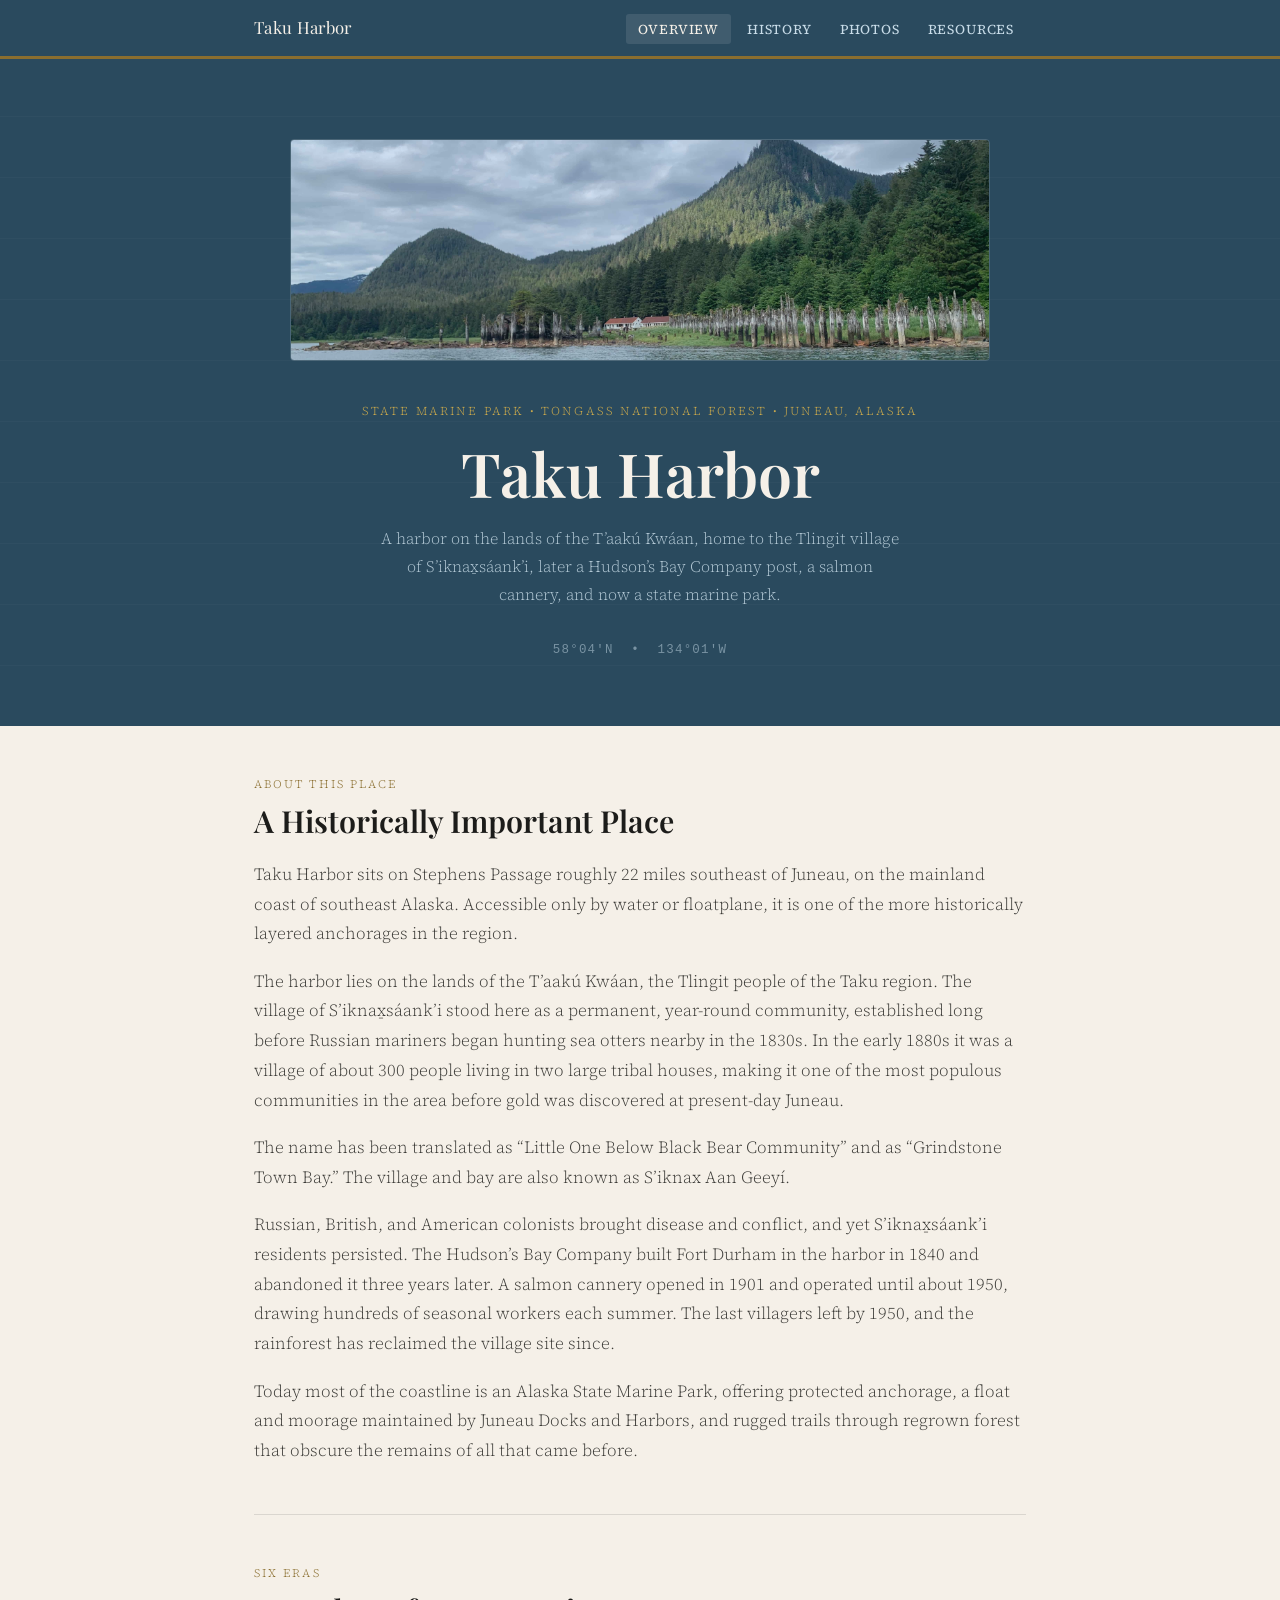
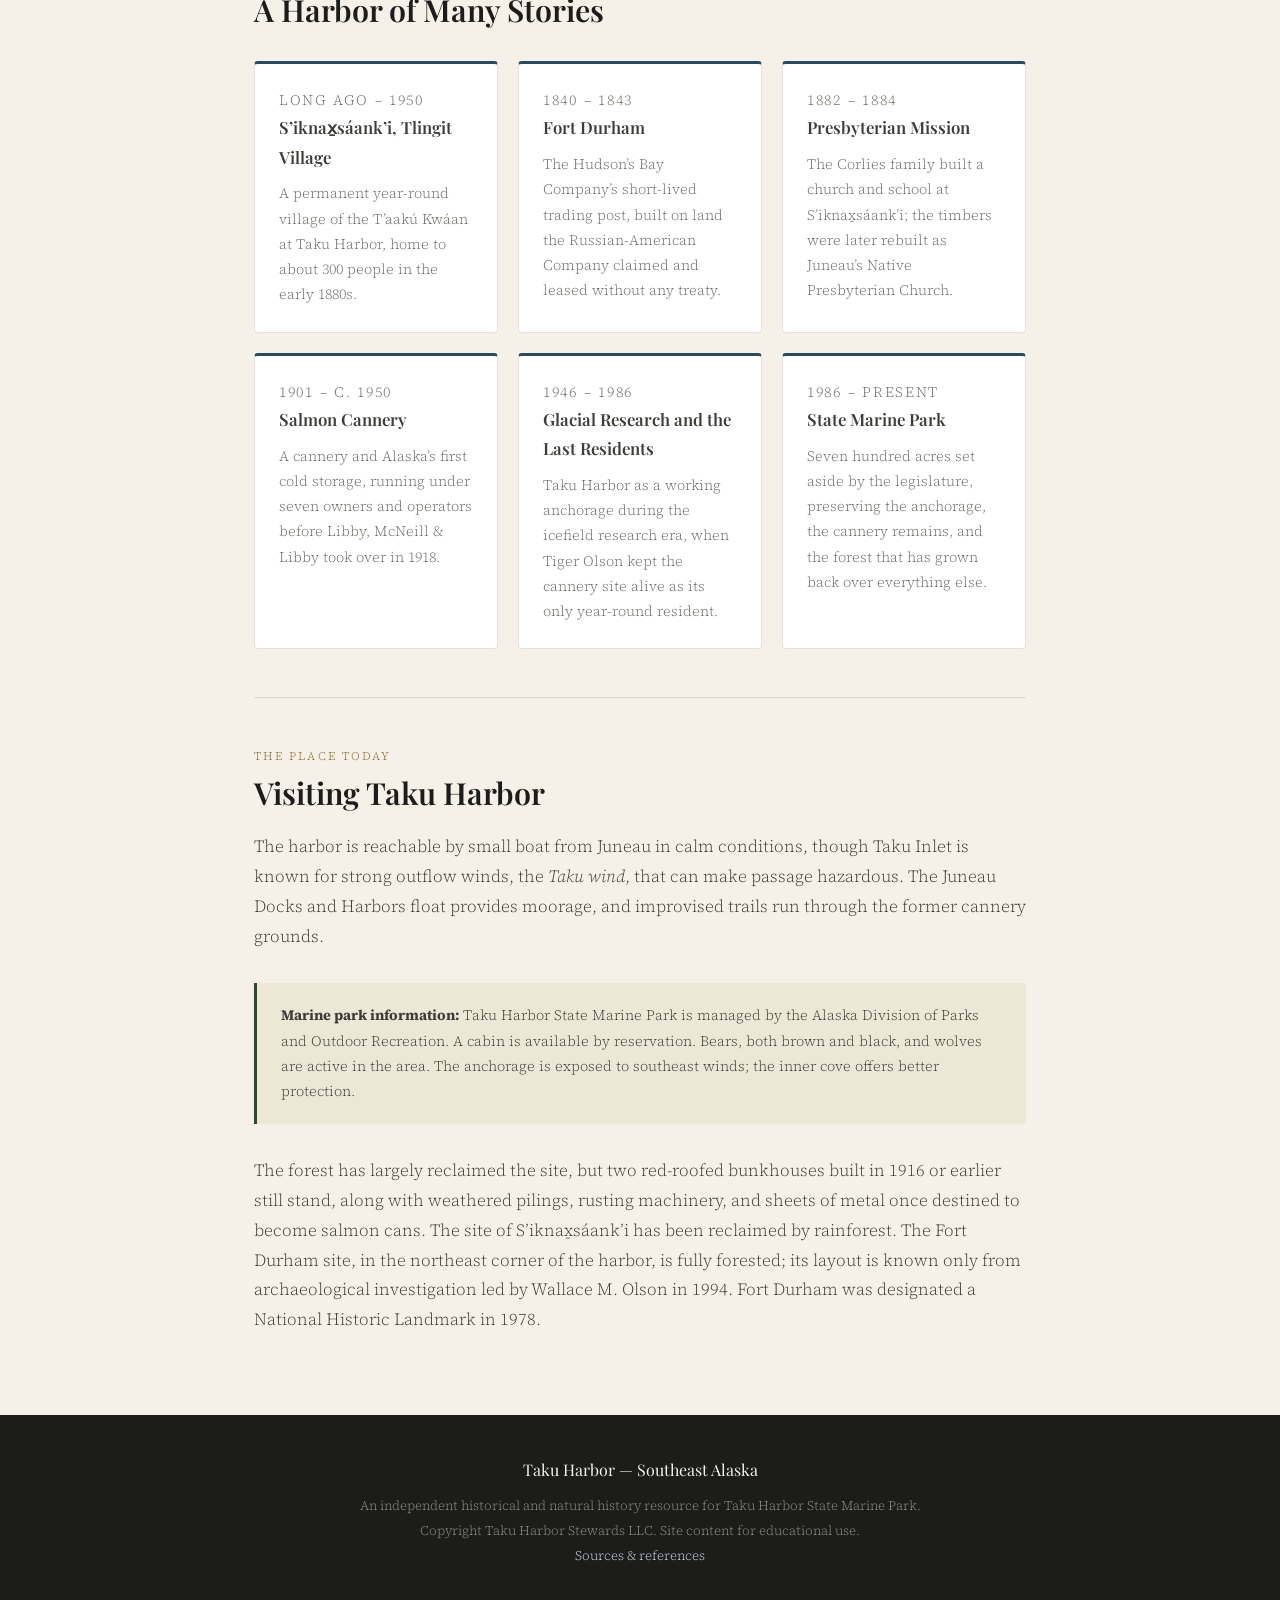
<file: index.html>
<!DOCTYPE html>
<html lang="en">
<head>
<meta charset="UTF-8">
<meta name="viewport" content="width=device-width, initial-scale=1.0">
<title>Taku Harbor — Southeast Alaska</title>
<meta name="description" content="Historical and natural history resources for Taku Harbor State Marine Park, southeast Alaska — home of the Tlingit village of S&rsquo;iknax&#817;sáank&#700;i, Fort Durham, and a historic salmon cannery.">
<link rel="stylesheet" href="css/style.css">
</head>
<body>

<nav>
  <div class="nav-inner">
    <a href="index.html" class="site-title">Taku Harbor</a>
    <ul>
      <li><a href="index.html" class="active">Overview</a></li>
      <li><a href="history.html">History</a></li>
      <li><a href="photos.html">Photos</a></li>
      <li><a href="resources.html">Resources</a></li>
    </ul>
  </div>
</nav>

<header class="hero">
  <div style="margin: 0 auto 2.5rem; max-width: 700px; border: 1px solid rgba(255,255,255,0.15); border-radius: 4px; overflow: hidden;">
    <img src="images/historic/TH wide steeple peak.jpg" alt="Taku Harbor with steeple peak" style="width: 100%; height: 220px; object-fit: cover; object-position: center 40%; display: block; opacity: 0.9;">
  </div>
  <p class="hero-eyebrow">State Marine Park &bull; Tongass National Forest &bull; Juneau, Alaska</p>
  <h1>Taku Harbor</h1>
  <p class="hero-sub">A harbor on the lands of the T&rsquo;aakú Kwáan, home to the Tlingit village of S&rsquo;iknax&#817;sáank&#700;i, later a Hudson&rsquo;s Bay Company post, a salmon cannery, and now a state marine park.</p>
  <p class="hero-coords">58°04&prime;N &nbsp;&bull;&nbsp; 134°01&prime;W</p>
</header>

<main>

  <p class="section-label">About this place</p>
  <h2>A Historically Important Place</h2>

  <p>Taku Harbor sits on Stephens Passage roughly 22 miles southeast of Juneau, on the mainland coast of southeast Alaska. Accessible only by water or floatplane, it is one of the more historically layered anchorages in the region.</p>

  <p>The harbor lies on the lands of the T&rsquo;aakú Kwáan, the Tlingit people of the Taku region. The village of S&rsquo;iknax&#817;sáank&#700;i stood here as a permanent, year-round community, established long before Russian mariners began hunting sea otters nearby in the 1830s. In the early 1880s it was a village of about 300 people living in two large tribal houses, making it one of the most populous communities in the area before gold was discovered at present-day Juneau.</p>

  <p>The name has been translated as &ldquo;Little One Below Black Bear Community&rdquo; and as &ldquo;Grindstone Town Bay.&rdquo; The village and bay are also known as S&rsquo;iknax Aan Geeyí.</p>

  <p>Russian, British, and American colonists brought disease and conflict, and yet S&rsquo;iknax&#817;sáank&#700;i residents persisted. The Hudson&rsquo;s Bay Company built Fort Durham in the harbor in 1840 and abandoned it three years later. A salmon cannery opened in 1901 and operated until about 1950, drawing hundreds of seasonal workers each summer. The last villagers left by 1950, and the rainforest has reclaimed the village site since.</p>

  <p>Today most of the coastline is an Alaska State Marine Park, offering protected anchorage, a float and moorage maintained by Juneau Docks and Harbors, and rugged trails through regrown forest that obscure the remains of all that came before.</p>

  <hr class="rule">

  <p class="section-label">Six eras</p>
  <h2>A Harbor of Many Stories</h2>

  <div class="card-grid">

    <a href="history.html#tlingit" class="card">
      <p class="card-era">Long ago &ndash; 1950</p>
      <h3>S&rsquo;iknax&#817;sáank&#700;i, Tlingit Village</h3>
      <p>A permanent year-round village of the T&rsquo;aakú Kwáan at Taku Harbor, home to about 300 people in the early 1880s.</p>
    </a>

    <a href="history.html#fort-durham" class="card">
      <p class="card-era">1840 &ndash; 1843</p>
      <h3>Fort Durham</h3>
      <p>The Hudson&rsquo;s Bay Company&rsquo;s short-lived trading post, built on land the Russian-American Company claimed and leased without any treaty.</p>
    </a>

    <a href="history.html#mission" class="card">
      <p class="card-era">1882 &ndash; 1884</p>
      <h3>Presbyterian Mission</h3>
      <p>The Corlies family built a church and school at S&rsquo;iknax&#817;sáank&#700;i; the timbers were later rebuilt as Juneau&rsquo;s Native Presbyterian Church.</p>
    </a>

    <a href="history.html#cannery" class="card">
      <p class="card-era">1901 &ndash; c. 1950</p>
      <h3>Salmon Cannery</h3>
      <p>A cannery and Alaska&rsquo;s first cold storage, running under seven owners and operators before Libby, McNeill &amp; Libby took over in 1918.</p>
    </a>

    <!-- Blurb and date range provisional until the #glacial section is written. -->
    <a href="history.html#glacial" class="card">
      <p class="card-era">1946 &ndash; 1986</p>
      <h3>Glacial Research and the Last Residents</h3>
      <p>Taku Harbor as a working anchorage during the icefield research era, when Tiger Olson kept the cannery site alive as its only year-round resident.</p>
    </a>

    <!-- Blurb provisional until the #statepark section is written. -->
    <a href="history.html#statepark" class="card">
      <p class="card-era">1986 &ndash; present</p>
      <h3>State Marine Park</h3>
      <p>Seven hundred acres set aside by the legislature, preserving the anchorage, the cannery remains, and the forest that has grown back over everything else.</p>
    </a>

  </div>

  <hr class="rule">

  <p class="section-label">The place today</p>
  <h2>Visiting Taku Harbor</h2>

  <p>The harbor is reachable by small boat from Juneau in calm conditions, though Taku Inlet is known for strong outflow winds, the <em>Taku wind</em>, that can make passage hazardous. The Juneau Docks and Harbors float provides moorage, and improvised trails run through the former cannery grounds.</p>

  <div class="infobox">
    <p><strong>Marine park information:</strong> Taku Harbor State Marine Park is managed by the Alaska Division of Parks and Outdoor Recreation. A cabin is available by reservation. Bears, both brown and black, and wolves are active in the area. The anchorage is exposed to southeast winds; the inner cove offers better protection.</p>
  </div>

  <p>The forest has largely reclaimed the site, but two red-roofed bunkhouses built in 1916 or earlier still stand, along with weathered pilings, rusting machinery, and sheets of metal once destined to become salmon cans. The site of S&rsquo;iknax&#817;sáank&#700;i has been reclaimed by rainforest. The Fort Durham site, in the northeast corner of the harbor, is fully forested; its layout is known only from archaeological investigation led by Wallace M. Olson in 1994. Fort Durham was designated a National Historic Landmark in 1978.</p>

</main>

<footer>
  <span class="footer-title">Taku Harbor — Southeast Alaska</span>
  An independent historical and natural history resource for Taku Harbor State Marine Park.<br>
  Copyright Taku Harbor Stewards LLC. Site content for educational use.<br>
  <a href="resources.html">Sources &amp; references</a>
</footer>

</body>
</html>
</file>
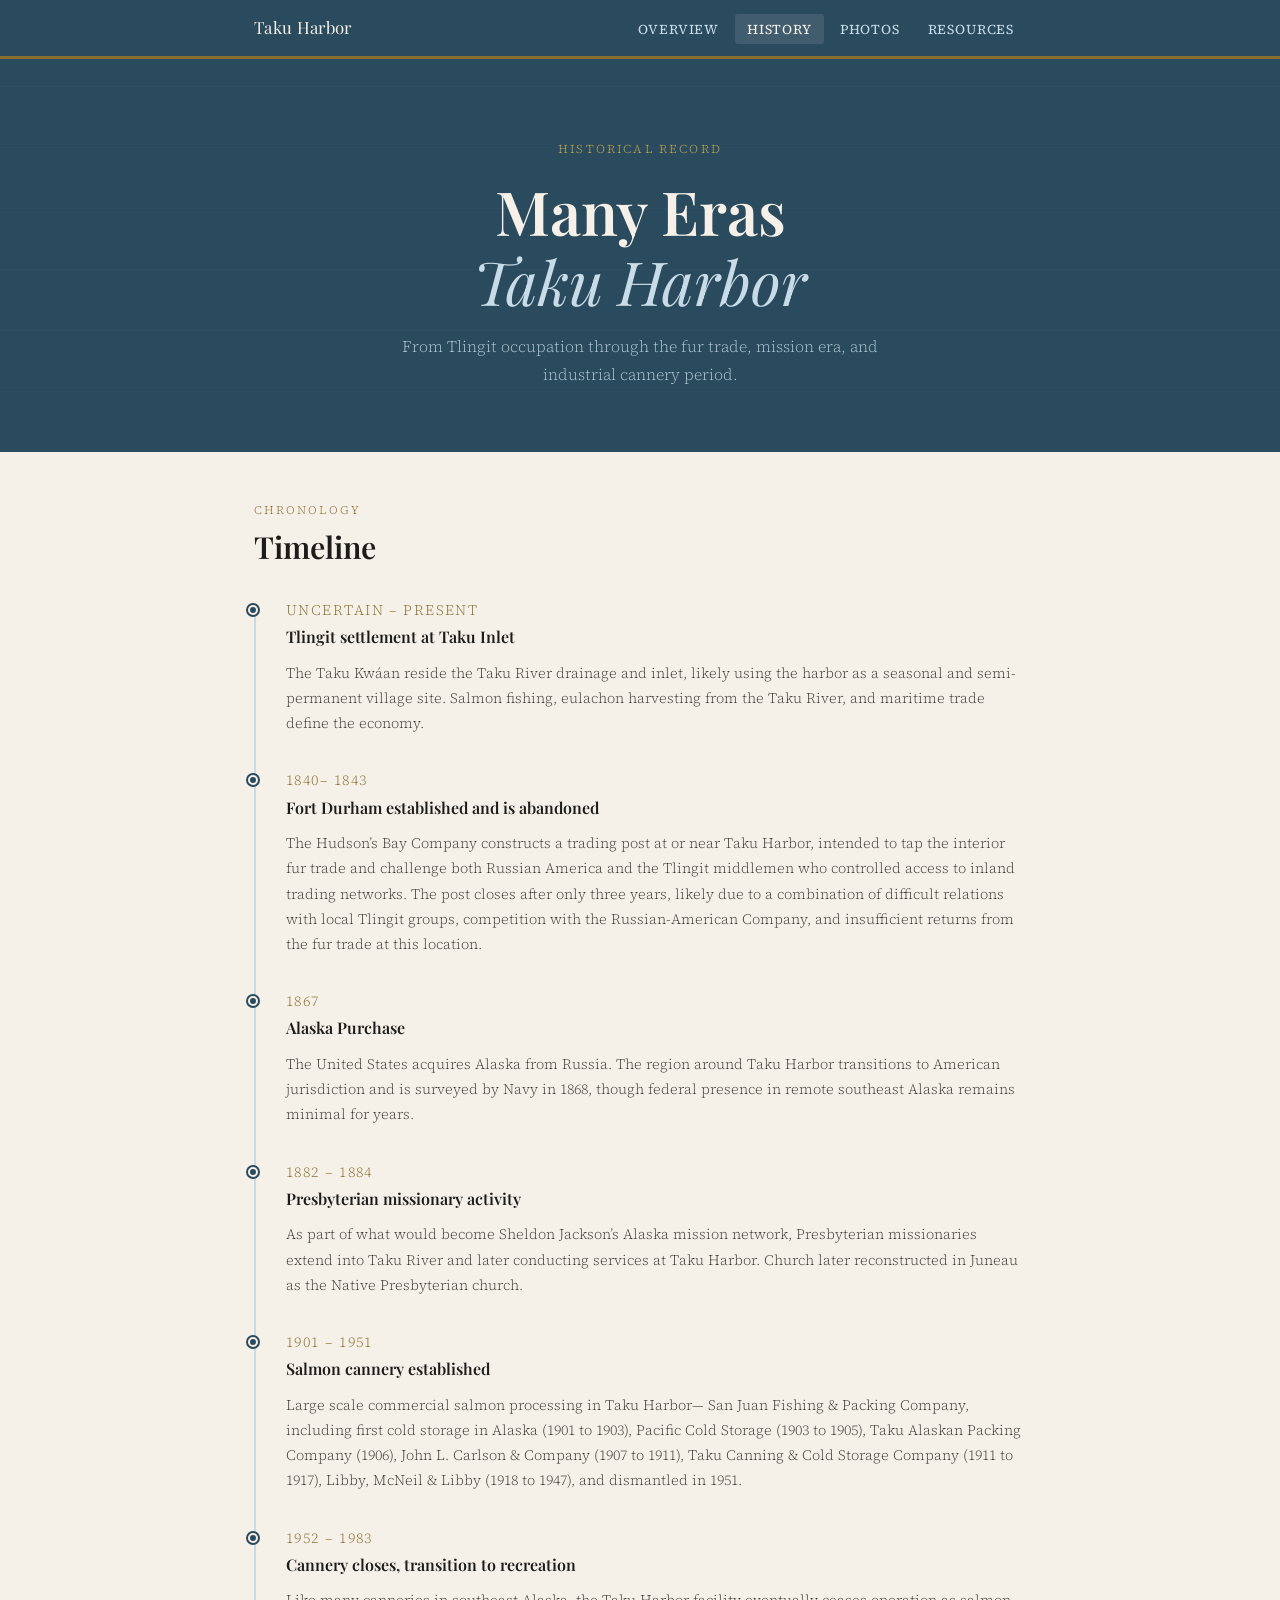
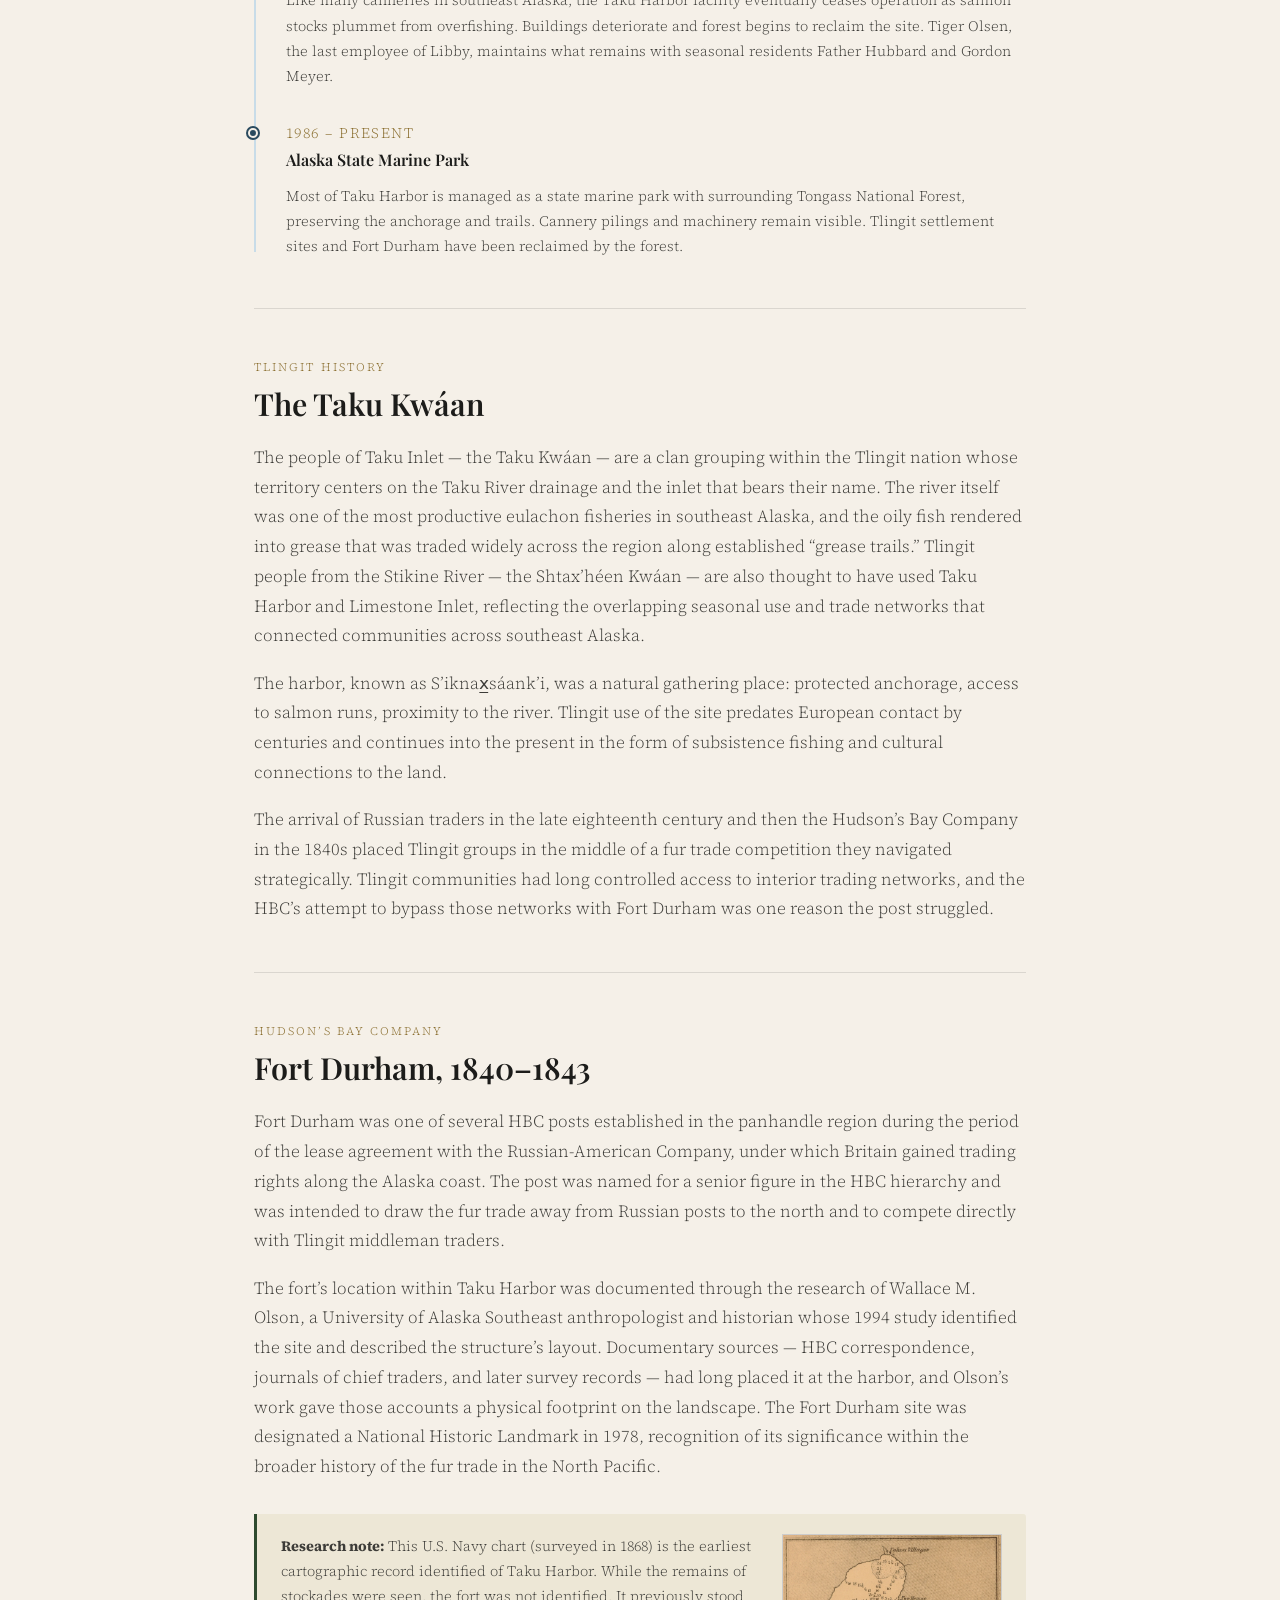
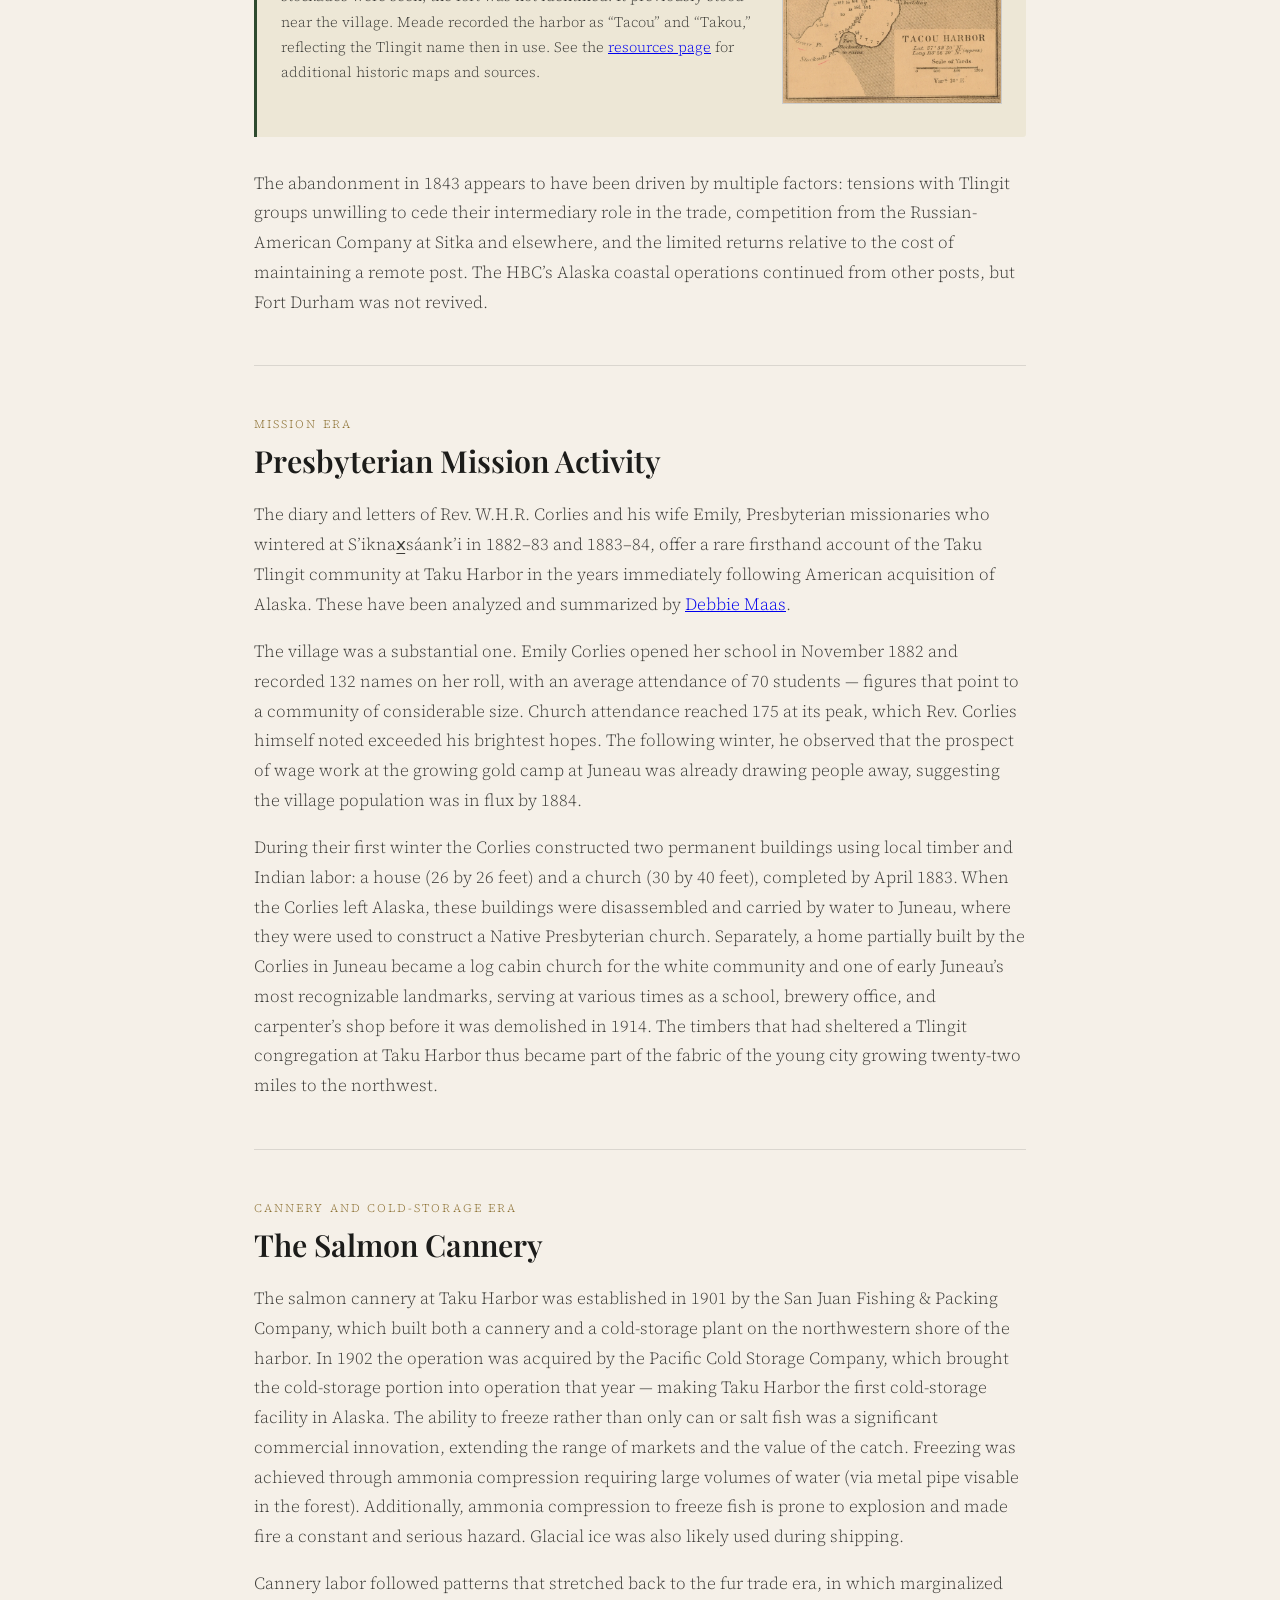
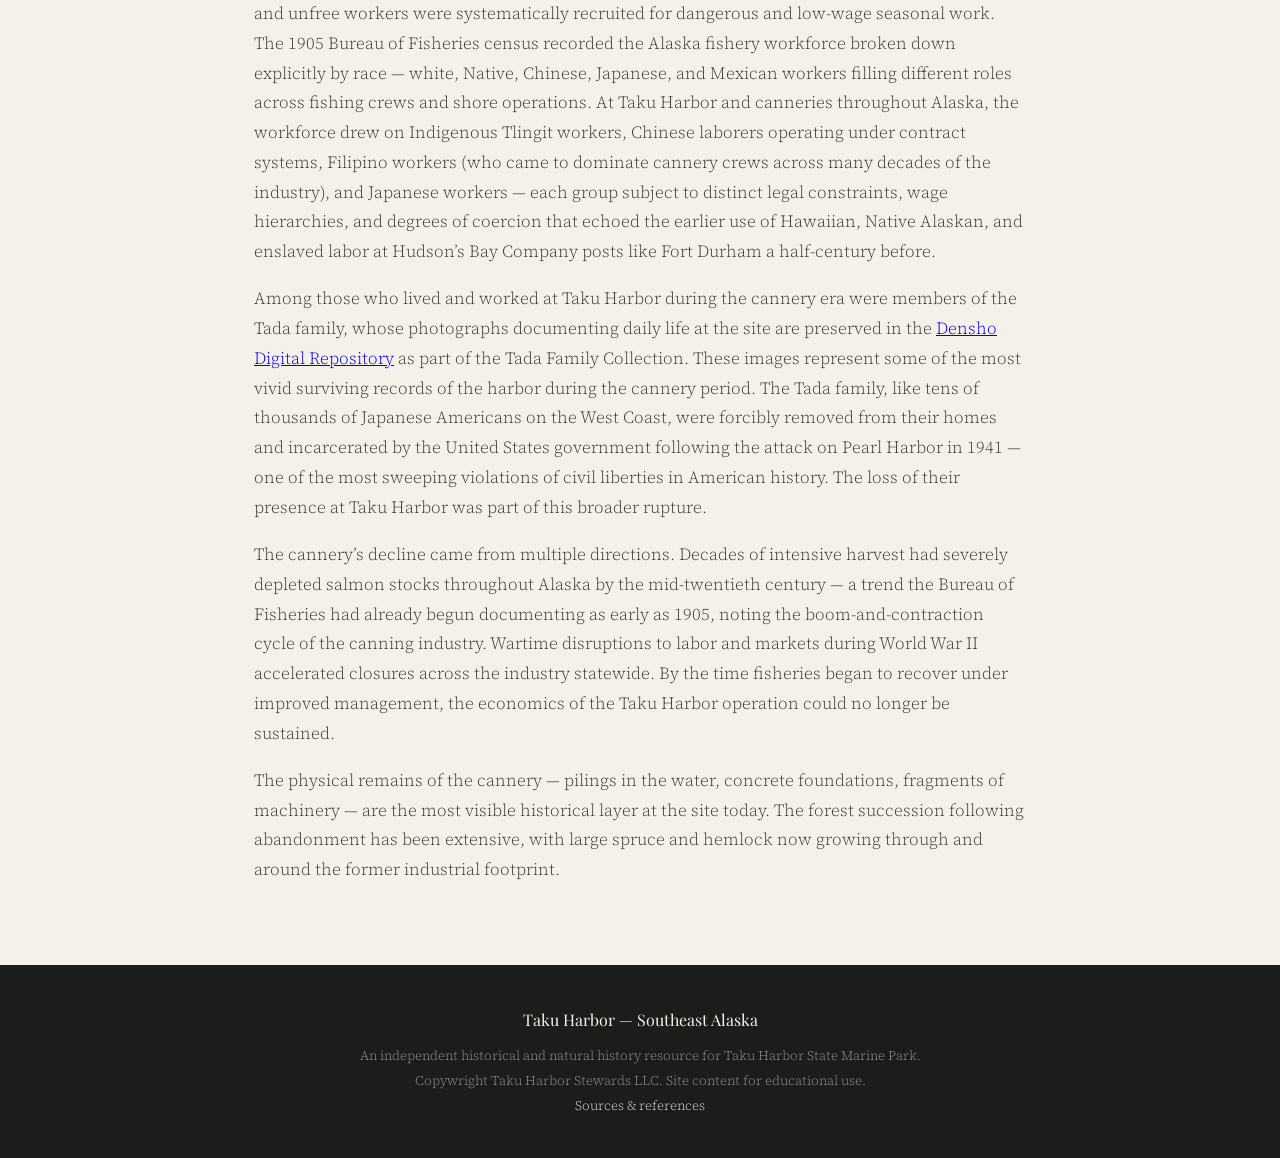
<file: history.html>
<!DOCTYPE html>
<html lang="en">
<head>
  <meta charset="UTF-8">
  <meta name="viewport" content="width=device-width, initial-scale=1.0">
  <title>History — Taku Harbor</title>
  <meta name="description" content="The layered history of Taku Harbor: Tlingit settlements, Brief Hudson Bay Trading Post (Fort Durham 1840–1843), Salmon cannery boom, and State Marine Park.">
  <link rel="stylesheet" href="css/style.css">
</head>
<body>

<nav>
  <div class="nav-inner">
    <a href="index.html" class="site-title">Taku Harbor</a>
    <ul>
      <li><a href="index.html">Overview</a></li>
      <li><a href="history.html" class="active">History</a></li>
      <li><a href="photos.html">Photos</a></li>
      <li><a href="resources.html">Resources</a></li>
    </ul>
  </div>
</nav>

<header class="hero">
  <p class="hero-eyebrow">Historical record</p>
  <h1>Many Eras<br><em>Taku Harbor</em></h1>
  <p class="hero-sub">From Tlingit occupation through the fur trade, mission era, and industrial cannery period.</p>
</header>

<main>

  <!-- TIMELINE OVERVIEW -->
  <p class="section-label">Chronology</p>
  <h2>Timeline</h2>

  <div class="timeline">
    <div class="timeline-item">
      <p class="timeline-date">Uncertain &ndash; present</p>
      <h3>Tlingit settlement at Taku Inlet</h3>
      <p>The Taku Kwáan reside the Taku River drainage and inlet, likely using the harbor as a seasonal and semi-permanent village site. Salmon fishing, eulachon harvesting from the Taku River, and maritime trade define the economy.</p>
    </div>
    <div class="timeline-item">
      <p class="timeline-date">1840&ndash; 1843</p>
      <h3>Fort Durham established and is abandoned</h3>
      <p>The Hudson&rsquo;s Bay Company constructs a trading post at or near Taku Harbor, intended to tap the interior fur trade and challenge both Russian America and the Tlingit middlemen who controlled access to inland trading networks. The post closes after only three years, likely due to a combination of difficult relations with local Tlingit groups, competition with the Russian-American Company, and insufficient returns from the fur trade at this location.</p>
    </div>
    <div class="timeline-item">
      <p class="timeline-date">1867</p>
      <h3>Alaska Purchase</h3>
      <p>The United States acquires Alaska from Russia. The region around Taku Harbor transitions to American jurisdiction and is surveyed by Navy in 1868, though federal presence in remote southeast Alaska remains minimal for years.</p>
    </div>
    <div class="timeline-item">
      <p class="timeline-date">1882 &ndash; 1884</p>
      <h3>Presbyterian missionary activity</h3>
      <p>As part of what would become Sheldon Jackson&rsquo;s Alaska mission network, Presbyterian missionaries extend into Taku River and later conducting services at Taku Harbor. Church later reconstructed in Juneau as the Native Presbyterian church.</p>
    </div>
    <div class="timeline-item">
      <p class="timeline-date">1901 &ndash; 1951</p>
      <h3>Salmon cannery established</h3>
      <p>Large scale commercial salmon processing in Taku Harbor— San Juan Fishing & Packing Company, including first cold storage in Alaska (1901 to 1903), Pacific Cold Storage (1903 to 1905), Taku Alaskan Packing Company (1906), John L. Carlson & Company (1907 to 1911), Taku Canning & Cold Storage Company (1911 to 1917), Libby, McNeil & Libby (1918 to 1947), and dismantled in 1951.</p>
    </div>
    <div class="timeline-item">
      <p class="timeline-date">1952 &ndash; 1983</p>
      <h3>Cannery closes, transition to recreation</h3>
      <p>Like many canneries in southeast Alaska, the Taku Harbor facility eventually ceases operation as salmon stocks plummet from overfishing. Buildings deteriorate and forest begins to reclaim the site. Tiger Olsen, the last employee of Libby, maintains what remains with seasonal residents Father Hubbard and Gordon Meyer.</p>
    </div>
    <div class="timeline-item">
      <p class="timeline-date">1986 &ndash; Present</p>
      <h3>Alaska State Marine Park</h3>
      <p>Most of Taku Harbor is managed as a state marine park with surrounding Tongass National Forest, preserving the anchorage and trails. Cannery pilings and machinery remain visible. Tlingit settlement sites and Fort Durham have been reclaimed by the forest.</p>
    </div>
  </div>

  <hr class="rule">

  <!-- TLINGIT -->
  <p class="section-label" id="tlingit">Tlingit history</p>
  <h2>The Taku Kwáan</h2>

  <p>The people of Taku Inlet — the Taku Kwáan — are a clan grouping within the Tlingit nation whose territory centers on the Taku River drainage and the inlet that bears their name. The river itself was one of the most productive eulachon fisheries in southeast Alaska, and the oily fish rendered into grease that was traded widely across the region along established &ldquo;grease trails.&rdquo; Tlingit people from the Stikine River — the Shtax&rsquo;héen Kwáan — are also thought to have used Taku Harbor and Limestone Inlet, reflecting the overlapping seasonal use and trade networks that connected communities across southeast Alaska.</p>
  <p>The harbor, known as S&#x2019;iknax&#x0332;s&#xE1;ank&#x02BC;i, was a natural gathering place: protected anchorage, access to salmon runs, proximity to the river. Tlingit use of the site predates European contact by centuries and continues into the present in the form of subsistence fishing and cultural connections to the land.</p>

  <p>The arrival of Russian traders in the late eighteenth century and then the Hudson&rsquo;s Bay Company in the 1840s placed Tlingit groups in the middle of a fur trade competition they navigated strategically. Tlingit communities had long controlled access to interior trading networks, and the HBC&rsquo;s attempt to bypass those networks with Fort Durham was one reason the post struggled.</p>

  <hr class="rule">

  <!-- FORT DURHAM -->
  <p class="section-label" id="fort-durham">Hudson&rsquo;s Bay Company</p>
  <h2>Fort Durham, 1840&ndash;1843</h2>

  <p>Fort Durham was one of several HBC posts established in the panhandle region during the period of the lease agreement with the Russian-American Company, under which Britain gained trading rights along the Alaska coast. The post was named for a senior figure in the HBC hierarchy and was intended to draw the fur trade away from Russian posts to the north and to compete directly with Tlingit middleman traders.</p>

  <p>The fort&rsquo;s location within Taku Harbor was documented through the research of Wallace M. Olson, a University of Alaska Southeast anthropologist and historian whose 1994 study identified the site and described the structure&rsquo;s layout. Documentary sources — HBC correspondence, journals of chief traders, and later survey records — had long placed it at the harbor, and Olson&rsquo;s work gave those accounts a physical footprint on the landscape. The Fort Durham site was designated a National Historic Landmark in 1978, recognition of its significance within the broader history of the fur trade in the North Pacific.</p>
  
  <div class="infobox">
    <img src="images/historic/taku-harbor-navy-1868.jpg" 
       alt="1868 U.S. Navy chart of Taku Harbor surveyed by Commander R. W. Meade, USN" 
       style="float: right; margin: 0 0 0.75em 1.25em; max-width: 220px; border: 1px solid #ccc;">
    <p><strong>Research note:</strong> This U.S. Navy chart (surveyed in 1868) is the earliest cartographic record identified of Taku Harbor. While the remains of stockades were seen, the fort was not identified. It previously stood near the village. Meade recorded the harbor as &ldquo;Tacou&rdquo; and &ldquo;Takou,&rdquo; reflecting the Tlingit name then in use. See the <a href="resources.html">resources page</a> for additional historic maps and sources.</p>
    <div style="clear: both;"></div>
  </div>

  <p>The abandonment in 1843 appears to have been driven by multiple factors: tensions with Tlingit groups unwilling to cede their intermediary role in the trade, competition from the Russian-American Company at Sitka and elsewhere, and the limited returns relative to the cost of maintaining a remote post. The HBC&rsquo;s Alaska coastal operations continued from other posts, but Fort Durham was not revived.</p>

  <hr class="rule">

  <!-- MISSION -->
  <p class="section-label" id="mission">Mission era</p>
  <h2>Presbyterian Mission Activity</h2>
<p>The diary and letters of Rev. W.H.R. Corlies and his wife Emily, Presbyterian missionaries who wintered at S&#x2019;iknax&#x0332;s&#xE1;ank&#x02BC;i in 1882&ndash;83 and 1883&ndash;84, offer a rare firsthand account of the Taku Tlingit community at Taku Harbor in the years immediately following American acquisition of Alaska. These have been analyzed and summarized by <a href="https://www.takudebbie.com/Corlies_biography_Maas_1-23.pdf" target="_blank">Debbie Maas</a>.</p>

<p>The village was a substantial one. Emily Corlies opened her school in November 1882 and recorded 132 names on her roll, with an average attendance of 70 students &mdash; figures that point to a community of considerable size. Church attendance reached 175 at its peak, which Rev. Corlies himself noted exceeded his brightest hopes. The following winter, he observed that the prospect of wage work at the growing gold camp at Juneau was already drawing people away, suggesting the village population was in flux by 1884.</p>

<p>During their first winter the Corlies constructed two permanent buildings using local timber and Indian labor: a house (26 by 26 feet) and a church (30 by 40 feet), completed by April 1883. When the Corlies left Alaska, these buildings were disassembled and carried by water to Juneau, where they were used to construct a Native Presbyterian church. Separately, a home partially built by the Corlies in Juneau became a log cabin church for the white community and one of early Juneau&rsquo;s most recognizable landmarks, serving at various times as a school, brewery office, and carpenter&rsquo;s shop before it was demolished in 1914. The timbers that had sheltered a Tlingit congregation at Taku Harbor thus became part of the fabric of the young city growing twenty-two miles to the northwest.</p>
  <hr class="rule">

  <!-- CANNERY -->
  <p class="section-label" id="cannery">Cannery and cold-storage era</p>
  <h2>The Salmon Cannery</h2>
<p>The salmon cannery at Taku Harbor was established in 1901 by the San Juan Fishing &amp; Packing Company, which built both a cannery and a cold-storage plant on the northwestern shore of the harbor. In 1902 the operation was acquired by the Pacific Cold Storage Company, which brought the cold-storage portion into operation that year &mdash; making Taku Harbor the first cold-storage facility in Alaska. The ability to freeze rather than only can or salt fish was a significant commercial innovation, extending the range of markets and the value of the catch. Freezing was achieved through ammonia compression requiring large volumes of water (via metal pipe visable in the forest). Additionally, ammonia compression to freeze fish is prone to explosion and made fire a constant and serious hazard. Glacial ice was also likely used during shipping.</p>

<p>Cannery labor followed patterns that stretched back to the fur trade era, in which marginalized and unfree workers were systematically recruited for dangerous and low-wage seasonal work. The 1905 Bureau of Fisheries census recorded the Alaska fishery workforce broken down explicitly by race &mdash; white, Native, Chinese, Japanese, and Mexican workers filling different roles across fishing crews and shore operations. At Taku Harbor and canneries throughout Alaska, the workforce drew on Indigenous Tlingit workers, Chinese laborers operating under contract systems, Filipino workers (who came to dominate cannery crews across many decades of the industry), and Japanese workers &mdash; each group subject to distinct legal constraints, wage hierarchies, and degrees of coercion that echoed the earlier use of Hawaiian, Native Alaskan, and enslaved labor at Hudson&rsquo;s Bay Company posts like Fort Durham a half-century before.</p>

<p>Among those who lived and worked at Taku Harbor during the cannery era were members of the Tada family, whose photographs documenting daily life at the site are preserved in the <a href="https://ddr.densho.org/ddr-densho-540-26/" target="_blank">Densho Digital Repository</a> as part of the Tada Family Collection. These images represent some of the most vivid surviving records of the harbor during the cannery period. The Tada family, like tens of thousands of Japanese Americans on the West Coast, were forcibly removed from their homes and incarcerated by the United States government following the attack on Pearl Harbor in 1941 &mdash; one of the most sweeping violations of civil liberties in American history. The loss of their presence at Taku Harbor was part of this broader rupture.</p>

<p>The cannery&rsquo;s decline came from multiple directions. Decades of intensive harvest had severely depleted salmon stocks throughout Alaska by the mid-twentieth century &mdash; a trend the Bureau of Fisheries had already begun documenting as early as 1905, noting the boom-and-contraction cycle of the canning industry. Wartime disruptions to labor and markets during World War II accelerated closures across the industry statewide. By the time fisheries began to recover under improved management, the economics of the Taku Harbor operation could no longer be sustained.</p>

<p>The physical remains of the cannery &mdash; pilings in the water, concrete foundations, fragments of machinery &mdash; are the most visible historical layer at the site today. The forest succession following abandonment has been extensive, with large spruce and hemlock now growing through and around the former industrial footprint.</p>
</main>

<footer>
  <span class="footer-title">Taku Harbor — Southeast Alaska</span>
  An independent historical and natural history resource for Taku Harbor State Marine Park.<br>
  Copywright Taku Harbor Stewards LLC. Site content for educational use.<br>
  <a href="resources.html">Sources &amp; references</a>
</footer>

</body>
</html>
</file>
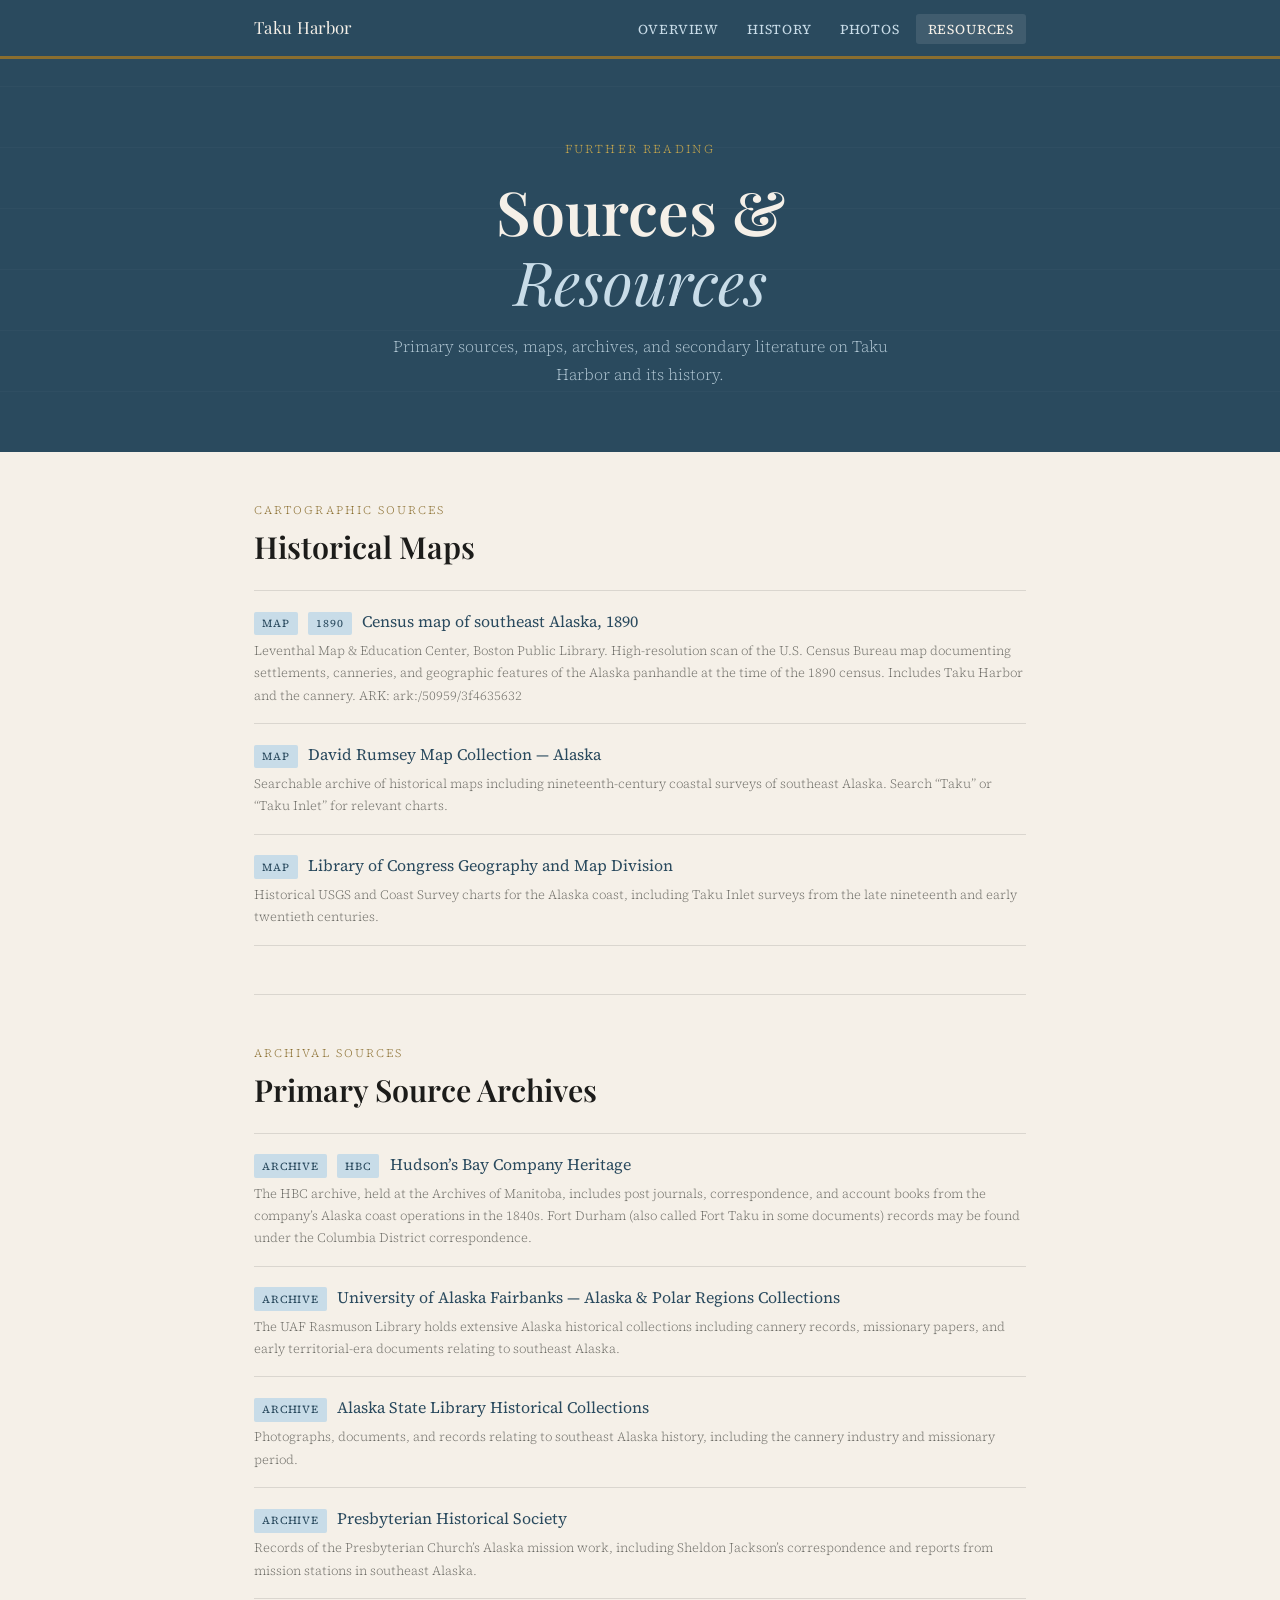
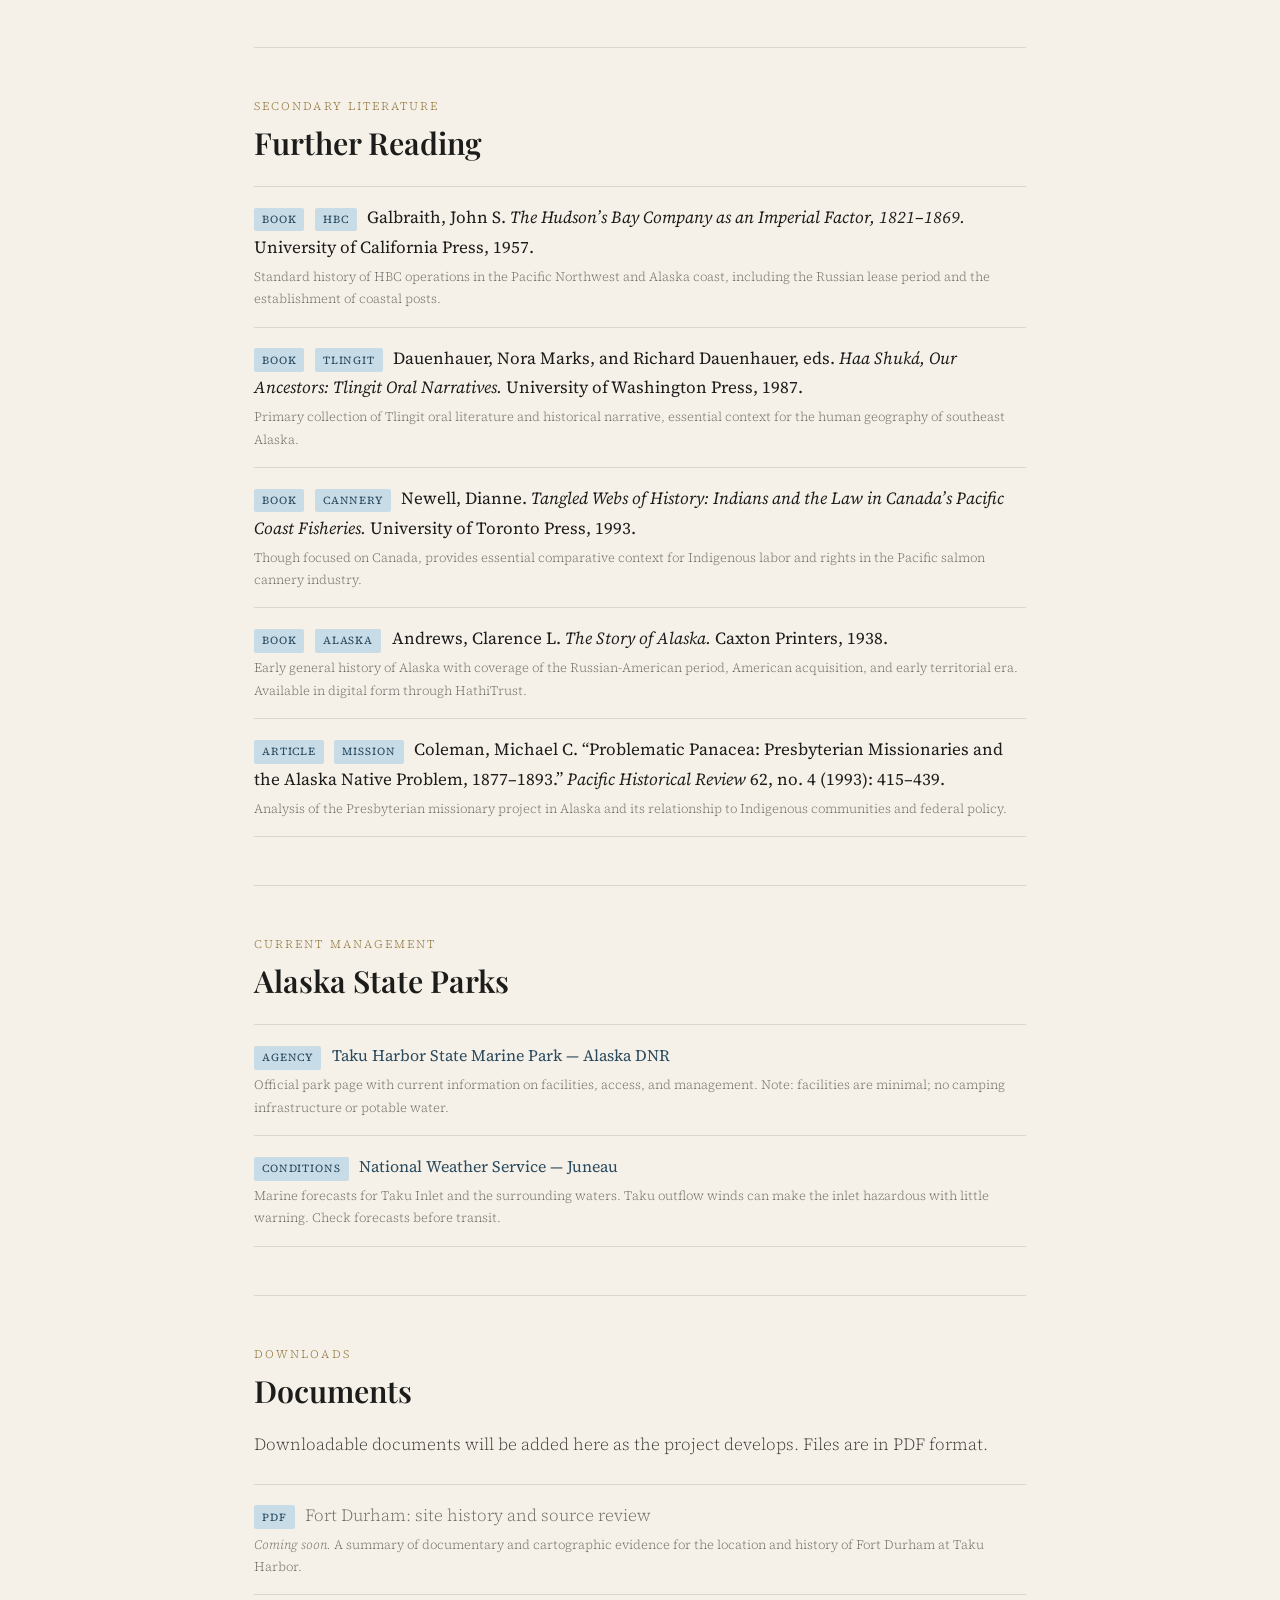
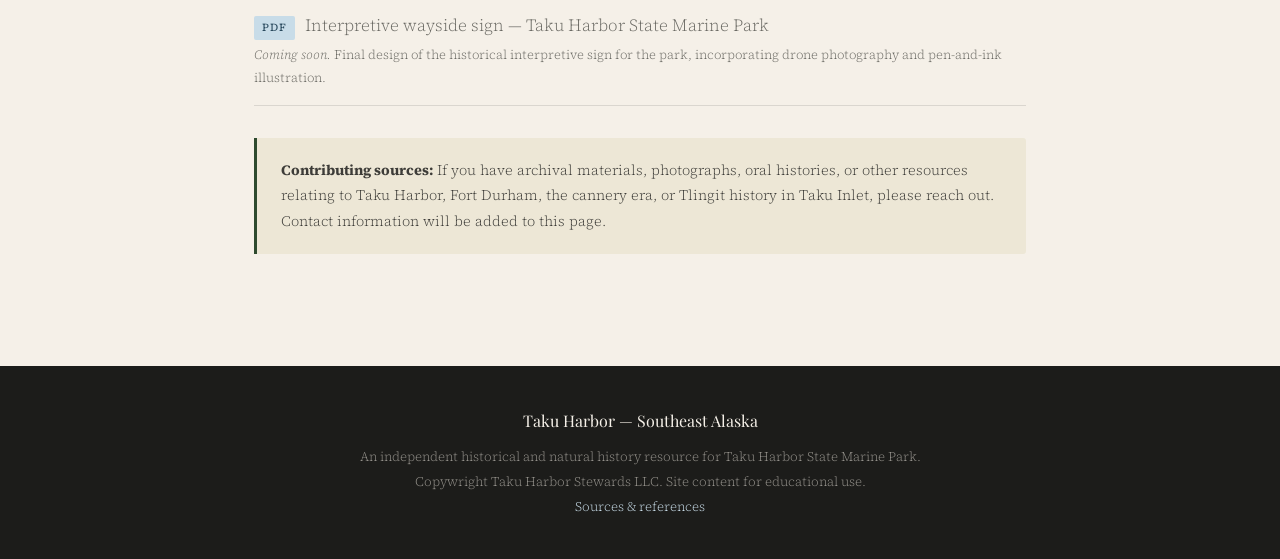
<file: resources.html>
<!DOCTYPE html>
<html lang="en">
<head>
  <meta charset="UTF-8">
  <meta name="viewport" content="width=device-width, initial-scale=1.0">
  <title>Resources — Taku Harbor</title>
  <meta name="description" content="Historical sources, maps, and further reading on Taku Harbor, Fort Durham, and the history of Taku Inlet.">
  <link rel="stylesheet" href="css/style.css">
</head>
<body>

<nav>
  <div class="nav-inner">
    <a href="index.html" class="site-title">Taku Harbor</a>
    <ul>
      <li><a href="index.html">Overview</a></li>
      <li><a href="history.html">History</a></li>
      <li><a href="photos.html">Photos</a></li>
      <li><a href="resources.html" class="active">Resources</a></li>
    </ul>
  </div>
</nav>

<header class="hero">
  <p class="hero-eyebrow">Further reading</p>
  <h1>Sources &amp;<br><em>Resources</em></h1>
  <p class="hero-sub">Primary sources, maps, archives, and secondary literature on Taku Harbor and its history.</p>
</header>

<main>

  <!-- MAPS -->
  <p class="section-label">Cartographic sources</p>
  <h2>Historical Maps</h2>

  <ul class="resource-list">
    <li>
      <span class="resource-tag">Map</span>
      <span class="resource-tag">1890</span>
      <a href="https://ark.digitalcommonwealth.org/ark:/50959/3f4635632" target="_blank" rel="noopener">
        Census map of southeast Alaska, 1890
      </a>
      <p class="resource-meta">Leventhal Map &amp; Education Center, Boston Public Library. High-resolution scan of the U.S. Census Bureau map documenting settlements, canneries, and geographic features of the Alaska panhandle at the time of the 1890 census. Includes Taku Harbor and the cannery. ARK: ark:/50959/3f4635632</p>
    </li>
    <li>
      <span class="resource-tag">Map</span>
      <a href="https://www.davidrumsey.com" target="_blank" rel="noopener">
        David Rumsey Map Collection — Alaska
      </a>
      <p class="resource-meta">Searchable archive of historical maps including nineteenth-century coastal surveys of southeast Alaska. Search &ldquo;Taku&rdquo; or &ldquo;Taku Inlet&rdquo; for relevant charts.</p>
    </li>
    <li>
      <span class="resource-tag">Map</span>
      <a href="https://www.loc.gov/maps/" target="_blank" rel="noopener">
        Library of Congress Geography and Map Division
      </a>
      <p class="resource-meta">Historical USGS and Coast Survey charts for the Alaska coast, including Taku Inlet surveys from the late nineteenth and early twentieth centuries.</p>
    </li>
  </ul>

  <hr class="rule">

  <!-- ARCHIVES -->
  <p class="section-label">Archival sources</p>
  <h2>Primary Source Archives</h2>

  <ul class="resource-list">
    <li>
      <span class="resource-tag">Archive</span>
      <span class="resource-tag">HBC</span>
      <a href="https://www.hbcheritage.ca/" target="_blank" rel="noopener">
        Hudson&rsquo;s Bay Company Heritage
      </a>
      <p class="resource-meta">The HBC archive, held at the Archives of Manitoba, includes post journals, correspondence, and account books from the company&rsquo;s Alaska coast operations in the 1840s. Fort Durham (also called Fort Taku in some documents) records may be found under the Columbia District correspondence.</p>
    </li>
    <li>
      <span class="resource-tag">Archive</span>
      <a href="https://www.alaska.edu/uaf/" target="_blank" rel="noopener">
        University of Alaska Fairbanks — Alaska &amp; Polar Regions Collections
      </a>
      <p class="resource-meta">The UAF Rasmuson Library holds extensive Alaska historical collections including cannery records, missionary papers, and early territorial-era documents relating to southeast Alaska.</p>
    </li>
    <li>
      <span class="resource-tag">Archive</span>
      <a href="https://www.juneau.org/library/alaska/" target="_blank" rel="noopener">
        Alaska State Library Historical Collections
      </a>
      <p class="resource-meta">Photographs, documents, and records relating to southeast Alaska history, including the cannery industry and missionary period.</p>
    </li>
    <li>
      <span class="resource-tag">Archive</span>
      <a href="https://www.presbyterianhistory.org/" target="_blank" rel="noopener">
        Presbyterian Historical Society
      </a>
      <p class="resource-meta">Records of the Presbyterian Church&rsquo;s Alaska mission work, including Sheldon Jackson&rsquo;s correspondence and reports from mission stations in southeast Alaska.</p>
    </li>
  </ul>

  <hr class="rule">

  <!-- SECONDARY LITERATURE -->
  <p class="section-label">Secondary literature</p>
  <h2>Further Reading</h2>

  <ul class="resource-list">
    <li>
      <span class="resource-tag">Book</span>
      <span class="resource-tag">HBC</span>
      <span style="font-weight: 400;">Galbraith, John S. <em>The Hudson&rsquo;s Bay Company as an Imperial Factor, 1821&ndash;1869.</em> University of California Press, 1957.</span>
      <p class="resource-meta">Standard history of HBC operations in the Pacific Northwest and Alaska coast, including the Russian lease period and the establishment of coastal posts.</p>
    </li>
    <li>
      <span class="resource-tag">Book</span>
      <span class="resource-tag">Tlingit</span>
      <span style="font-weight: 400;">Dauenhauer, Nora Marks, and Richard Dauenhauer, eds. <em>Haa Shuká, Our Ancestors: Tlingit Oral Narratives.</em> University of Washington Press, 1987.</span>
      <p class="resource-meta">Primary collection of Tlingit oral literature and historical narrative, essential context for the human geography of southeast Alaska.</p>
    </li>
    <li>
      <span class="resource-tag">Book</span>
      <span class="resource-tag">Cannery</span>
      <span style="font-weight: 400;">Newell, Dianne. <em>Tangled Webs of History: Indians and the Law in Canada&rsquo;s Pacific Coast Fisheries.</em> University of Toronto Press, 1993.</span>
      <p class="resource-meta">Though focused on Canada, provides essential comparative context for Indigenous labor and rights in the Pacific salmon cannery industry.</p>
    </li>
    <li>
      <span class="resource-tag">Book</span>
      <span class="resource-tag">Alaska</span>
      <span style="font-weight: 400;">Andrews, Clarence L. <em>The Story of Alaska.</em> Caxton Printers, 1938.</span>
      <p class="resource-meta">Early general history of Alaska with coverage of the Russian-American period, American acquisition, and early territorial era. Available in digital form through HathiTrust.</p>
    </li>
    <li>
      <span class="resource-tag">Article</span>
      <span class="resource-tag">Mission</span>
      <span style="font-weight: 400;">Coleman, Michael C. &ldquo;Problematic Panacea: Presbyterian Missionaries and the Alaska Native Problem, 1877&ndash;1893.&rdquo; <em>Pacific Historical Review</em> 62, no. 4 (1993): 415&ndash;439.</span>
      <p class="resource-meta">Analysis of the Presbyterian missionary project in Alaska and its relationship to Indigenous communities and federal policy.</p>
    </li>
  </ul>

  <hr class="rule">

  <!-- STATE PARKS -->
  <p class="section-label">Current management</p>
  <h2>Alaska State Parks</h2>

  <ul class="resource-list">
    <li>
      <span class="resource-tag">Agency</span>
      <a href="https://dnr.alaska.gov/parks/units/takuharbor.htm" target="_blank" rel="noopener">
        Taku Harbor State Marine Park — Alaska DNR
      </a>
      <p class="resource-meta">Official park page with current information on facilities, access, and management. Note: facilities are minimal; no camping infrastructure or potable water.</p>
    </li>
    <li>
      <span class="resource-tag">Conditions</span>
      <a href="https://www.weather.gov/ajk/" target="_blank" rel="noopener">
        National Weather Service — Juneau
      </a>
      <p class="resource-meta">Marine forecasts for Taku Inlet and the surrounding waters. Taku outflow winds can make the inlet hazardous with little warning. Check forecasts before transit.</p>
    </li>
  </ul>

  <hr class="rule">

  <!-- DOWNLOADABLE DOCS -->
  <p class="section-label">Downloads</p>
  <h2>Documents</h2>

  <p>Downloadable documents will be added here as the project develops. Files are in PDF format.</p>

  <ul class="resource-list">
    <li>
      <span class="resource-tag">PDF</span>
      <span style="color: var(--ink-light);">Fort Durham: site history and source review</span>
      <p class="resource-meta"><em>Coming soon.</em> A summary of documentary and cartographic evidence for the location and history of Fort Durham at Taku Harbor.</p>
    </li>
    <li>
      <span class="resource-tag">PDF</span>
      <span style="color: var(--ink-light);">Interpretive wayside sign — Taku Harbor State Marine Park</span>
      <p class="resource-meta"><em>Coming soon.</em> Final design of the historical interpretive sign for the park, incorporating drone photography and pen-and-ink illustration.</p>
    </li>
  </ul>

  <div class="infobox">
    <p><strong>Contributing sources:</strong> If you have archival materials, photographs, oral histories, or other resources relating to Taku Harbor, Fort Durham, the cannery era, or Tlingit history in Taku Inlet, please reach out. Contact information will be added to this page.</p>
  </div>

</main>

<footer>
  <span class="footer-title">Taku Harbor — Southeast Alaska</span>
  An independent historical and natural history resource for Taku Harbor State Marine Park.<br>
  Copywright Taku Harbor Stewards LLC. Site content for educational use.<br>
  <a href="resources.html">Sources &amp; references</a>
</footer>

</body>
</html>
</file>
<file: css/style.css>
@import url('https://fonts.googleapis.com/css2?family=Playfair+Display:ital,wght@0,400;0,600;1,400&family=Source+Serif+4:ital,opsz,wght@0,8..60,300;0,8..60,400;1,8..60,300&display=swap');

*, *::before, *::after { box-sizing: border-box; margin: 0; padding: 0; }

:root {
  --ink:       #1c1c1a;
  --ink-mid:   #3d3c38;
  --ink-light: #6b6a64;
  --parchment: #f5f0e8;
  --parchment-dark: #ede7d6;
  --water:     #2a4a5e;
  --water-mid: #3d6b84;
  --water-light: #c8dce8;
  --spruce:    #2e4a2e;
  --spruce-mid: #456645;
  --gold:      #8a6e2f;
  --gold-light: #c9a84c;
  --rule:      rgba(28,28,26,0.12);
  --max-w:     820px;
  --serif: 'Playfair Display', Georgia, serif;
  --body:  'Source Serif 4', Georgia, serif;
}

html { scroll-behavior: smooth; }

body {
  font-family: var(--body);
  font-size: 17px;
  line-height: 1.75;
  color: var(--ink);
  background: var(--parchment);
  font-weight: 300;
}

/* ── NAV ── */
nav {
  background: var(--water);
  position: sticky;
  top: 0;
  z-index: 100;
  border-bottom: 3px solid var(--gold);
}

nav .nav-inner {
  max-width: var(--max-w);
  margin: 0 auto;
  display: flex;
  align-items: center;
  justify-content: space-between;
  padding: 0 1.5rem;
  height: 56px;
}

nav .site-title {
  font-family: var(--serif);
  font-size: 1.05rem;
  color: var(--parchment);
  text-decoration: none;
  letter-spacing: 0.02em;
}

nav ul {
  list-style: none;
  display: flex;
  gap: 0.25rem;
}

nav ul a {
  color: var(--water-light);
  text-decoration: none;
  font-size: 0.85rem;
  letter-spacing: 0.06em;
  text-transform: uppercase;
  padding: 0.35rem 0.75rem;
  border-radius: 3px;
  transition: color 0.15s, background 0.15s;
  font-family: var(--body);
  font-weight: 400;
}

nav ul a:hover, nav ul a.active {
  color: var(--parchment);
  background: rgba(255,255,255,0.1);
}

/* ── HERO ── */
.hero {
  background: var(--water);
  color: var(--parchment);
  padding: 5rem 1.5rem 4rem;
  text-align: center;
  position: relative;
  overflow: hidden;
}

.hero::before {
  content: '';
  position: absolute;
  inset: 0;
  background: repeating-linear-gradient(
    0deg,
    transparent,
    transparent 60px,
    rgba(255,255,255,0.025) 60px,
    rgba(255,255,255,0.025) 61px
  );
  pointer-events: none;
}

.hero-eyebrow {
  font-size: 0.75rem;
  letter-spacing: 0.18em;
  text-transform: uppercase;
  color: var(--gold-light);
  margin-bottom: 1rem;
}

.hero h1 {
  font-family: var(--serif);
  font-size: clamp(2.2rem, 6vw, 3.8rem);
  font-weight: 600;
  line-height: 1.15;
  margin-bottom: 0.5rem;
}

.hero h1 em {
  font-style: italic;
  font-weight: 400;
  color: var(--water-light);
}

.hero .hero-sub {
  font-size: 1rem;
  color: rgba(200,220,232,0.85);
  max-width: 520px;
  margin: 1rem auto 0;
  font-weight: 300;
}

.hero-coords {
  margin-top: 2rem;
  font-size: 0.78rem;
  letter-spacing: 0.1em;
  color: rgba(200,220,232,0.5);
  font-family: 'Courier New', monospace;
}

/* ── MAIN CONTENT ── */
main {
  max-width: var(--max-w);
  margin: 0 auto;
  padding: 3rem 1.5rem 5rem;
}

/* ── SECTION HEADERS ── */
.section-label {
  font-size: 0.72rem;
  letter-spacing: 0.18em;
  text-transform: uppercase;
  color: var(--gold);
  margin-bottom: 0.5rem;
}

h2 {
  font-family: var(--serif);
  font-size: 1.9rem;
  font-weight: 600;
  color: var(--ink);
  line-height: 1.25;
  margin-bottom: 1.25rem;
}

h3 {
  font-family: var(--serif);
  font-size: 1.25rem;
  font-weight: 600;
  color: var(--ink-mid);
  margin-bottom: 0.6rem;
  margin-top: 2rem;
}

p { margin-bottom: 1.1rem; color: var(--ink-mid); }
p:last-child { margin-bottom: 0; }

.rule {
  border: none;
  border-top: 1px solid var(--rule);
  margin: 3rem 0;
}

/* ── CARDS ── */
.card-grid {
  display: grid;
  grid-template-columns: repeat(auto-fit, minmax(220px, 1fr));
  gap: 1.25rem;
  margin: 2rem 0;
}

.card {
  background: #fff;
  border: 1px solid var(--rule);
  border-radius: 4px;
  padding: 1.5rem;
  border-top: 3px solid var(--water);
  text-decoration: none;
  color: inherit;
  display: block;
  transition: box-shadow 0.2s, transform 0.2s;
}

.card:hover {
  box-shadow: 0 4px 16px rgba(42,74,94,0.12);
  transform: translateY(-2px);
}

.card-era {
  font-size: 0.72rem;
  letter-spacing: 0.12em;
  text-transform: uppercase;
  color: var(--gold);
  margin-bottom: 0.4rem;
}

.card h3 { margin-top: 0; font-size: 1.05rem; }
.card p { font-size: 0.9rem; color: var(--ink-light); margin: 0; }

/* ── TIMELINE ── */
.timeline {
  position: relative;
  padding-left: 2rem;
  margin: 2rem 0;
}

.timeline::before {
  content: '';
  position: absolute;
  left: 0;
  top: 8px;
  bottom: 8px;
  width: 2px;
  background: var(--water-light);
}

.timeline-item {
  position: relative;
  margin-bottom: 2rem;
}

.timeline-item::before {
  content: '';
  position: absolute;
  left: -2.4rem;
  top: 7px;
  width: 10px;
  height: 10px;
  border-radius: 50%;
  background: var(--water);
  border: 2px solid var(--parchment);
  box-shadow: 0 0 0 2px var(--water);
}

.timeline-date {
  font-size: 0.78rem;
  letter-spacing: 0.1em;
  text-transform: uppercase;
  color: var(--gold);
  margin-bottom: 0.2rem;
}

.timeline-item h3 { margin-top: 0; font-size: 1rem; color: var(--ink); }
.timeline-item p { font-size: 0.9rem; margin: 0; }

/* ── PHOTO GRID ── */
.photo-grid {
  display: grid;
  grid-template-columns: repeat(auto-fill, minmax(240px, 1fr));
  gap: 1rem;
  margin: 2rem 0;
}

.photo-item {
  position: relative;
  overflow: hidden;
  border-radius: 3px;
  background: var(--parchment-dark);
  aspect-ratio: 4/3;
  border: 1px solid var(--rule);
}

.photo-item img {
  width: 100%;
  height: 100%;
  object-fit: cover;
  display: block;
  transition: transform 0.4s ease;
}

.photo-item:hover img { transform: scale(1.04); }

.photo-caption {
  position: absolute;
  bottom: 0;
  left: 0;
  right: 0;
  background: linear-gradient(transparent, rgba(28,28,26,0.75));
  color: #fff;
  font-size: 0.78rem;
  padding: 1.5rem 0.75rem 0.6rem;
  opacity: 0;
  transition: opacity 0.25s;
}

.photo-item:hover .photo-caption { opacity: 1; }

.photo-placeholder {
  width: 100%;
  height: 100%;
  display: flex;
  flex-direction: column;
  align-items: center;
  justify-content: center;
  color: var(--ink-light);
  font-size: 0.8rem;
  text-align: center;
  padding: 1rem;
  gap: 0.5rem;
}

.photo-placeholder svg { opacity: 0.35; }

/* ── RESOURCE LIST ── */
.resource-list { list-style: none; margin: 1.5rem 0; }

.resource-list li {
  border-top: 1px solid var(--rule);
  padding: 1rem 0;
}

.resource-list li:last-child { border-bottom: 1px solid var(--rule); }

.resource-list a {
  color: var(--water);
  text-decoration: none;
  font-weight: 400;
  font-size: 1rem;
}

.resource-list a:hover { text-decoration: underline; color: var(--water-mid); }

.resource-meta {
  font-size: 0.8rem;
  color: var(--ink-light);
  margin-top: 0.2rem;
}

.resource-tag {
  display: inline-block;
  font-size: 0.68rem;
  letter-spacing: 0.08em;
  text-transform: uppercase;
  background: var(--water-light);
  color: var(--water);
  padding: 0.15rem 0.5rem;
  border-radius: 2px;
  margin-right: 0.4rem;
  font-weight: 400;
}

/* ── INFOBOX ── */
.infobox {
  background: var(--parchment-dark);
  border-left: 3px solid var(--spruce);
  padding: 1.25rem 1.5rem;
  margin: 2rem 0;
  border-radius: 0 3px 3px 0;
}

.infobox p { font-size: 0.9rem; color: var(--ink-mid); }

/* ── FOOTER ── */
footer {
  background: var(--ink);
  color: rgba(245,240,232,0.55);
  padding: 2.5rem 1.5rem;
  text-align: center;
  font-size: 0.82rem;
  line-height: 1.9;
}

footer a { color: var(--water-light); text-decoration: none; }
footer a:hover { text-decoration: underline; }
footer .footer-title {
  font-family: var(--serif);
  color: var(--parchment);
  font-size: 1rem;
  display: block;
  margin-bottom: 0.5rem;
}

/* ── RESPONSIVE ── */
@media (max-width: 600px) {
  nav ul a { padding: 0.3rem 0.45rem; font-size: 0.75rem; }
  .hero { padding: 3.5rem 1rem 3rem; }
  main { padding: 2rem 1rem 4rem; }
  .card-grid { grid-template-columns: 1fr; }
}
</file>
